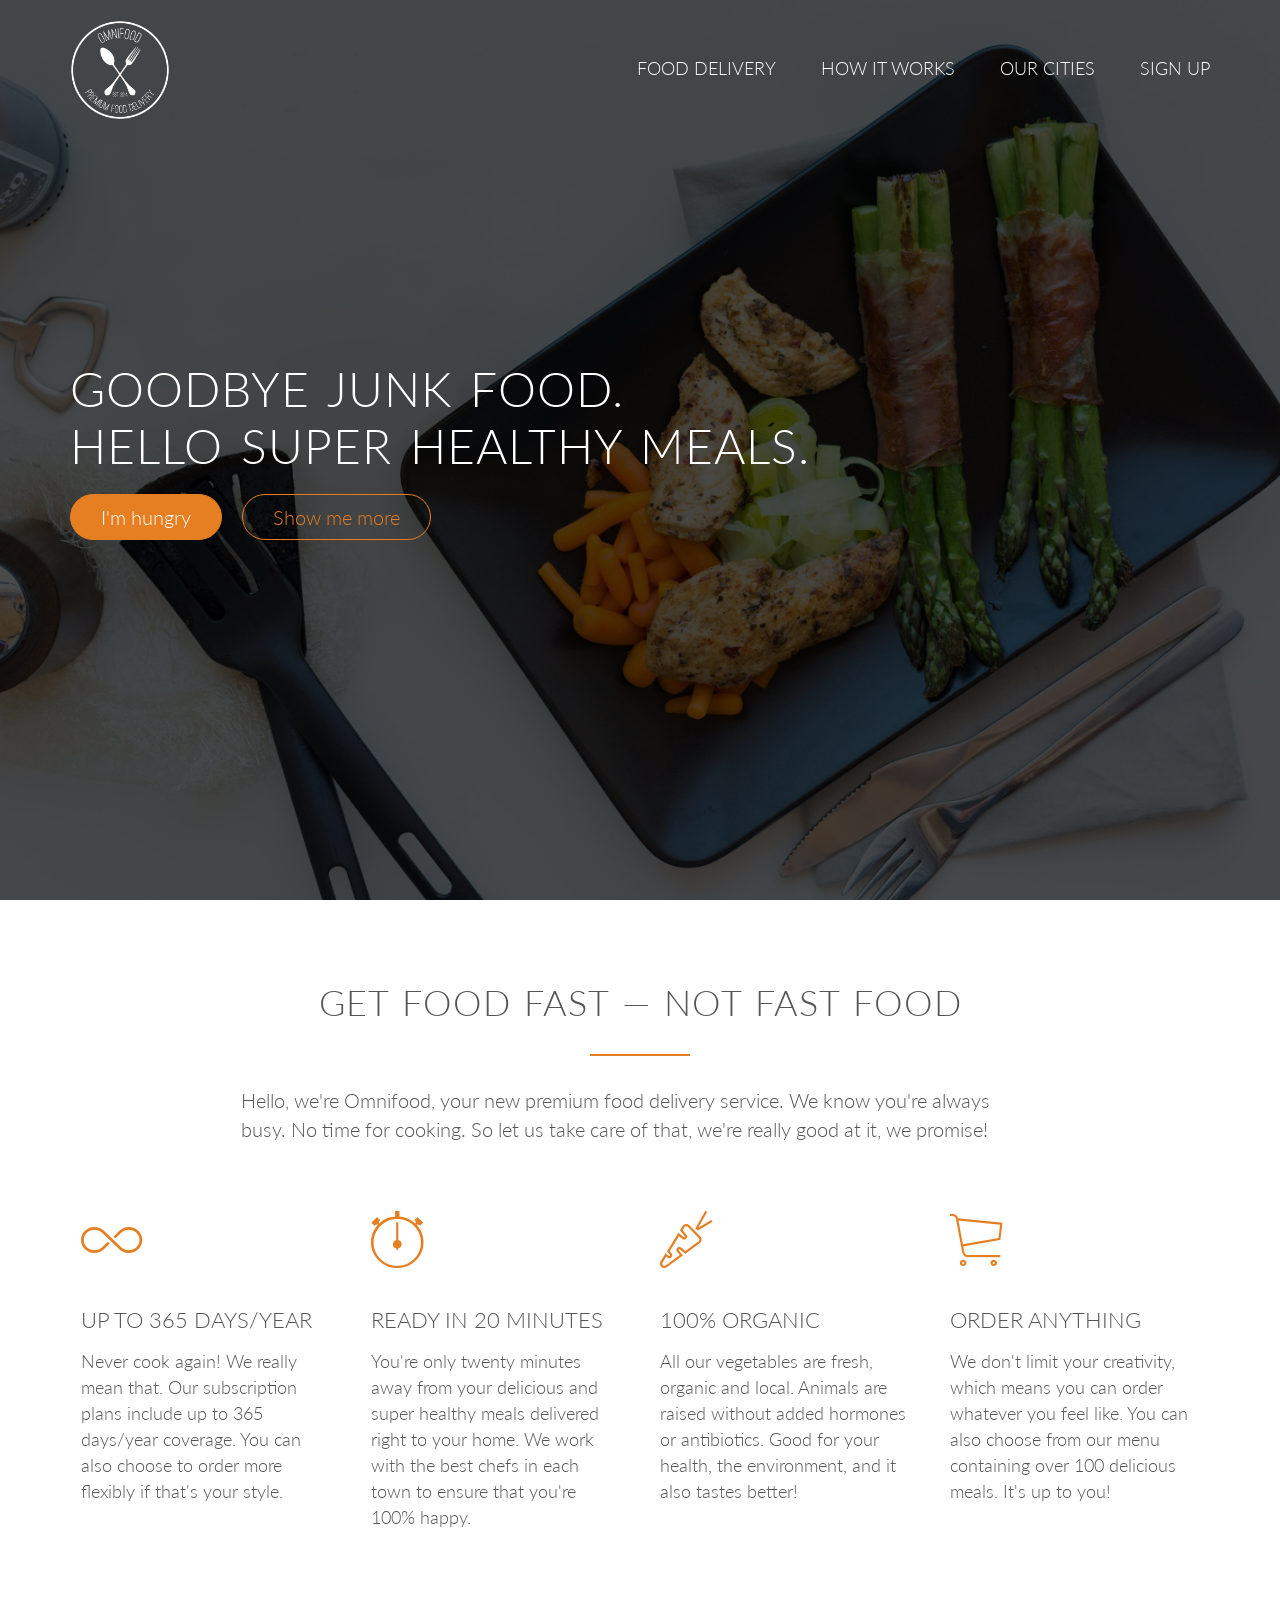
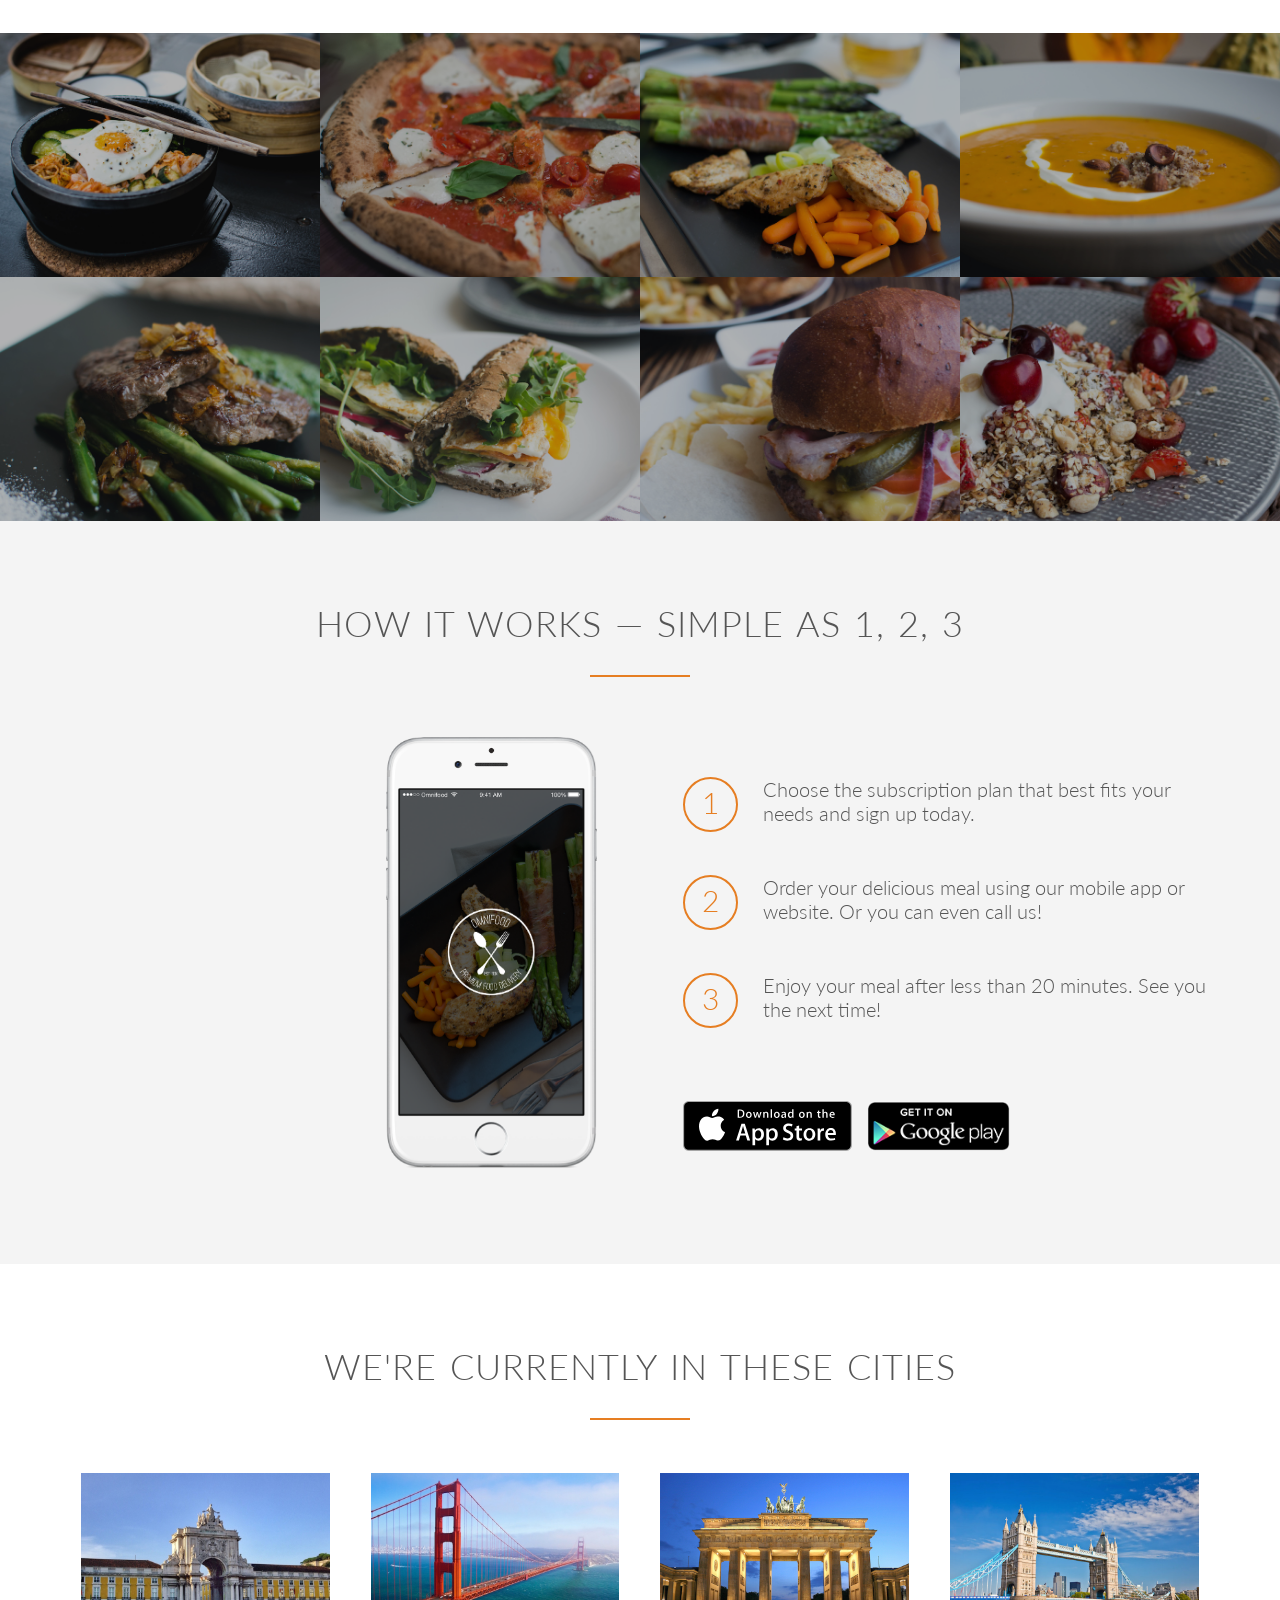
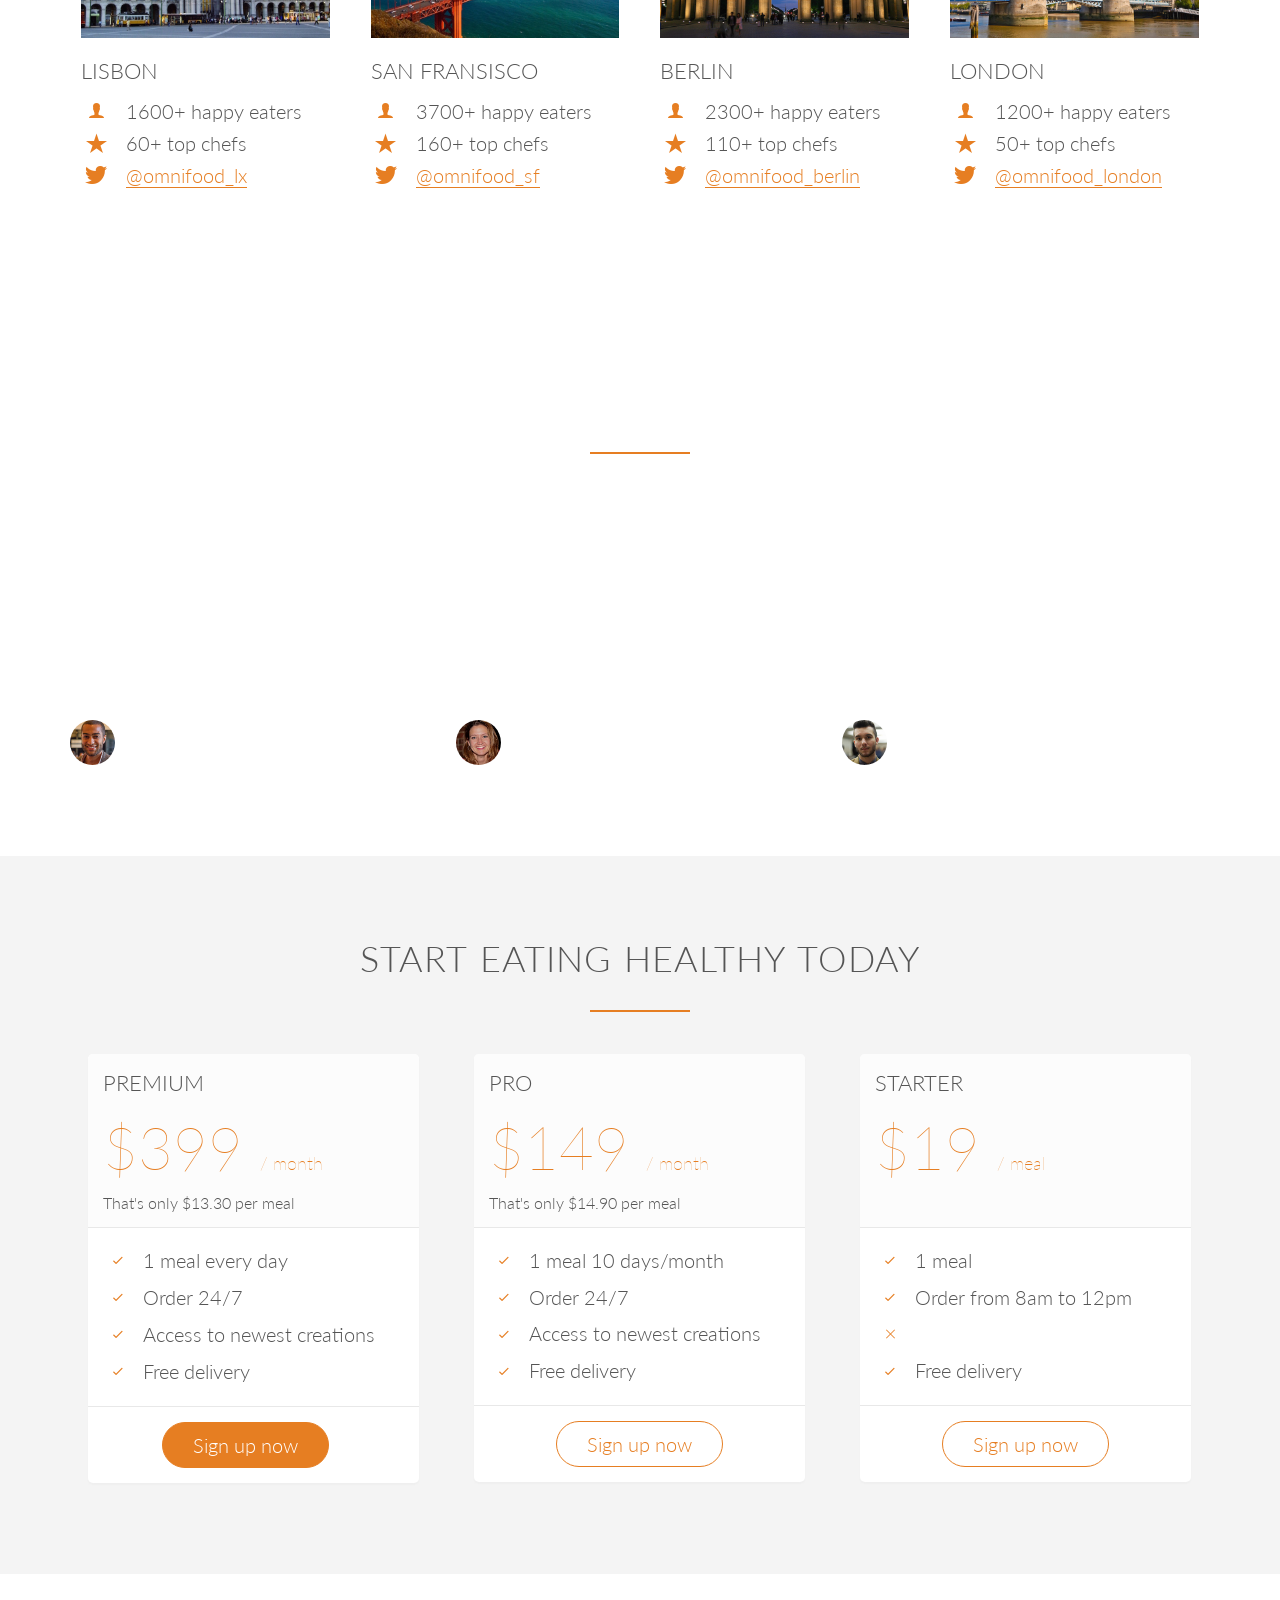
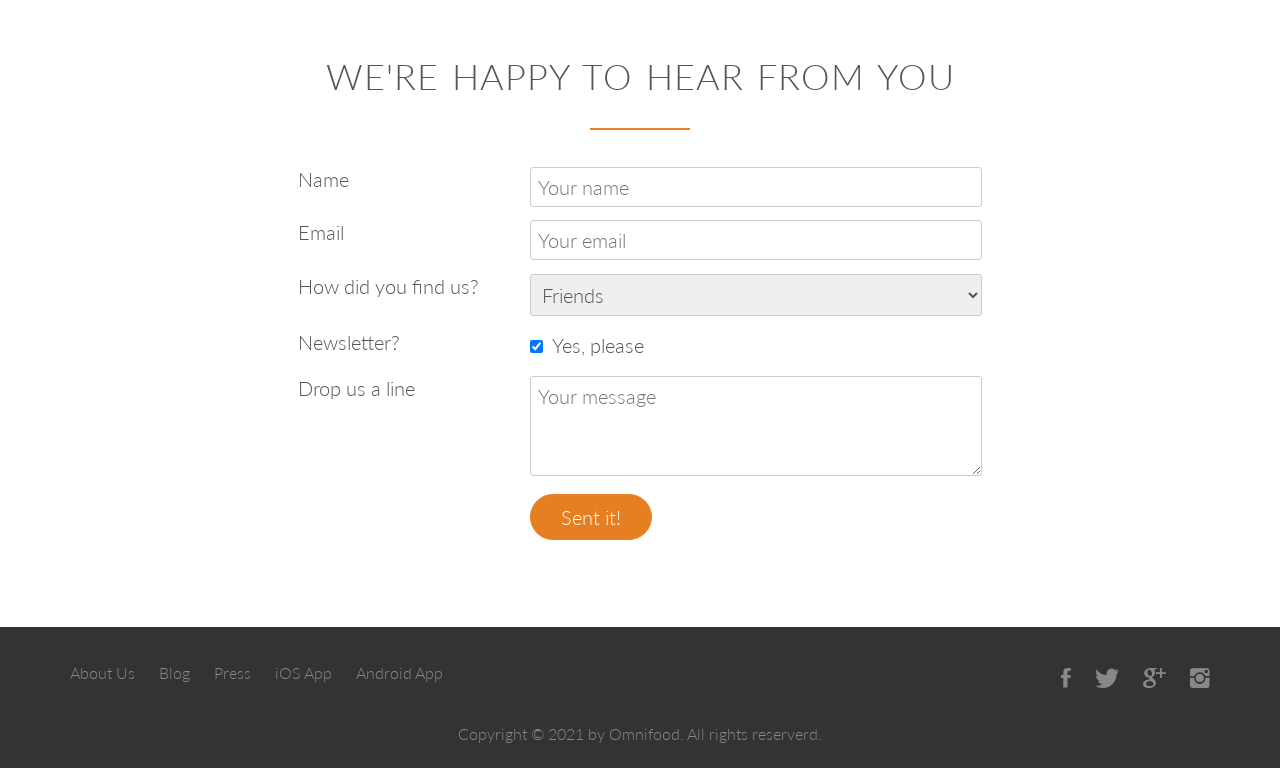
<file: index.html>
<!DOCTYPE html>
<html lang="en">
	<head>
		<meta name="viewport" content="width-device-width, initial-scale=1.0" />
		<link rel="stylesheet" type="text/css" href="vendors/css/normalize.css" />
		<link rel="stylesheet" type="text/css" href="vendors/css/grid.css" />
		<link rel="stylesheet" type="text/css" href="vendors/css/ionicons.min.css" />
		<link rel="stylesheet" type="text/css" href="vendors/css/animate.css" />
		<link rel="stylesheet" type="text/css" href="resources/css/style.css" />
		<link rel="stylesheet" type="text/css" href="resources/css/queries.css" />
		<link rel="stylesheet" type="text/css" href="http://fonts.googleapis.com/css?family=Lato:100,300,400,300italic" />

		<link rel="apple-touch-icon" sizes="180x180" href="resources/favicons/apple-touch-icon.png">
		<link rel="icon" type="image/png" sizes="32x32" href="resources/favicons/favicon-32x32.png">
		<link rel="icon" type="image/png" sizes="16x16" href="resources/favicons/favicon-16x16.png">
		<link rel="manifest" href="resources/favicons/site.webmanifest">
		<link rel="mask-icon" href="resources/favicons/safari-pinned-tab.svg" color="#5bbad5">
		<link rel="shortcut icon" href="resources/favicons/favicon.ico">
		<meta name="msapplication-TileColor" content="#da532c">
		<meta name="msapplication-config" content="resources/favicons/browserconfig.xml">
		<meta name="theme-color" content="#ffffff">

		<title>Omnifood</title>
	</head>
	<body>
		<header>
			<nav>
				<div class="row">
					<img class="logo" src="resources/images/logo-white.png" alt="Omnifood Logo" />
					<img class="logo-black" src="resources/images/logo-black.png" alt="Omnifood Logo" />
					<ul class="main-nav js--main-nav">
						<li>
							<a href="#features">Food delivery</a>
						</li>
						<li>
							<a href="#works">How it works</a>
						</li>
						<li>
							<a href="#cities">Our cities</a>
						</li>
						<li>
							<a href="#plans">Sign up</a>
						</li>
					</ul>
					<a class="mobile-nav-icon js--nav-icon"><i class="ion-navicon-round"></i></a>
				</div>
			</nav>
			<div class="hero-text-box">
				<h1>Goodbye junk food.<br />Hello super healthy meals.</h1>
				<a class="btn btn-full js--scroll-to-plans" href="#">I'm hungry</a>
				<a class="btn btn-ghost js--scroll-to-start" href="#">Show me more</a>
			</div>
		</header>
		<section class="section-features js--section-features" id="features">
			<div class="row">
				<h2>Get food fast &mdash; not fast food</h2>
				<p class="long-copy">Hello, we're Omnifood, your new premium food delivery service. We know you're always busy. No time for cooking. So let us take care of that, we're really good at it, we promise!</p>
			</div>
			<div class="row js--wp-1">
				<div class="col span-1-of-4 box">
					<i class="ion-ios-infinite-outline icon-big"></i>
					<h3>Up to 365 days/year</h3>
					<p>Never cook again! We really mean that. Our subscription plans include up to 365 days/year coverage. You can also choose to order more flexibly if that's your style.</p>
				</div>
				<div class="col span-1-of-4 box">
					<i class="ion-ios-stopwatch-outline icon-big"></i>
					<h3>Ready in 20 minutes</h3>
					<p>You're only twenty minutes away from your delicious and super healthy meals delivered right to your home. We work with the best chefs in each town to ensure that you're 100% happy.</p>
				</div>
				<div class="col span-1-of-4 box">
					<i class="ion-ios-nutrition-outline icon-big"></i>
					<h3>100% organic</h3>
					<p>All our vegetables are fresh, organic and local. Animals are raised without added hormones or antibiotics. Good for your health, the environment, and it also tastes better!</p>
				</div>
				<div class="col span-1-of-4 box">
					<i class="ion-ios-cart-outline icon-big"></i>
					<h3>Order anything</h3>
					<p>We don't limit your creativity, which means you can order whatever you feel like. You can also choose from our menu containing over 100 delicious meals. It's up to you!</div>
				</div>
			</div>
		</section>
		<section class="section-meals">
			<ul class="meals-showcase clearfix">
				<li>
					<figure class="meal-photo">
						<img src="resources/images/1.jpg" alt="Korean bibimbap with egg and vegetables" />
					</figure>
				</li>
				<li>
					<figure class="meal-photo">
						<img src="resources/images/2.jpg" alt="Simple italian pizza with cherry tomatoes" />
					</figure>
				</li>
				<li>
					<figure class="meal-photo">
						<img src="resources/images/3.jpg" alt="Chicken breast steak with vegetables" />
					</figure>
				</li>
				<li>
					<figure class="meal-photo">
						<img src="resources/images/4.jpg" alt="Autumn pumpkin soup" />
					</figure>
				</li>
			</ul>
			<ul class="meals-showcase clearfix">
				<li>
					<figure class="meal-photo">
						<img src="resources/images/5.jpg" alt="Paleo beef steak with vegetables" />
					</figure>
				</li>
				<li>
					<figure class="meal-photo">
						<img src="resources/images/6.jpg" alt="Healthy baguette with egg and vegetables" />
					</figure>
				</li>
				<li>
					<figure class="meal-photo">
						<img src="resources/images/7.jpg" alt="Burger with cheddar and bacon" />
					</figure>
				</li>
				<li>
					<figure class="meal-photo">
						<img src="resources/images/8.jpg" alt="Granola with cherries and strawberries" />
					</figure>
				</li>
			</ul>
		</section>
		<section class="section-steps" id="works">
			<div class="row">
				<h2>How it works &mdash; Simple as 1, 2, 3</h2>
			</div>
			<div class="row">
				<div class="col span-1-of-2 steps-box">
					<img src="resources/images/app-iPhone.png" alt="Omnifood app on iPhone" class="app-screen js--wp-2" />
				</div>
				<div class="col span-1-of-2 steps-box">
					<div class="works-step">
						<div >1</div>
						<p>Choose the subscription plan that best fits your needs and sign up today.</p>
					</div>
					<div class="works-step">
						<div>2</div>
						<p>Order your delicious meal using our mobile app or website. Or you can even call us!</p>
					</div>
					<div class="works-step">
						<div>3</div>
						<p>Enjoy your meal after less than 20 minutes. See you the next time!</p>
					</div>
					<a href="#" class="btn-app"><img src="resources/images/download-app.svg" alt="App Store Button" /></a>
					<a href="#" class="btn-app"><img src="resources/images/download-app-android.png" alt="Play Store Button" /></a>
				</div>
			</div>
		</section>
		<section class="section-cities" id="cities">
			<div class="row">
				<h2>We're currently in these cities</h2>
			</div>
			<div class="row js--wp-3">
				<div class="col span-1-of-4 box">
					<img src="resources/images/lisbon-3.jpg" alt="Lisbon" />
					<h3>Lisbon</h3>
					<div class="city-feature">
						<i class="ion-ios-person icon-small"></i>
						1600+ happy eaters
					</div>
					<div class="city-feature">
						<i class="ion-ios-star icon-small"></i>
						60+ top chefs
					</div>
					<div class="city-feature">
						<i class="ion-social-twitter icon-small"></i>
						<a href="#">@omnifood_lx</a>
					</div>
				</div>
				<div class="col span-1-of-4 box">
					<img src="resources/images/san-francisco.jpg" alt="San Fransisco" />
					<h3>San Fransisco</h3>
					<div class="city-feature">
						<i class="ion-ios-person icon-small"></i>
						3700+ happy eaters
					</div>
					<div class="city-feature">
						<i class="ion-ios-star icon-small"></i>
						160+ top chefs
					</div>
					<div class="city-feature">
						<i class="ion-social-twitter icon-small"></i>
						<a href="#">@omnifood_sf</a>
					</div>
				</div>
				<div class="col span-1-of-4 box">
					<img src="resources/images/berlin.jpg" alt="Berlin" />
					<h3>Berlin</h3>
					<div class="city-feature">
						<i class="ion-ios-person icon-small"></i>
						2300+ happy eaters
					</div>
					<div class="city-feature">
						<i class="ion-ios-star icon-small"></i>
						110+ top chefs
					</div>
					<div class="city-feature">
						<i class="ion-social-twitter icon-small"></i>
						<a href="#">@omnifood_berlin</a>
					</div>
				</div>
				<div class="col span-1-of-4 box">
					<img src="resources/images/london.jpg" alt="London" />
					<h3>London</h3>
					<div class="city-feature">
						<i class="ion-ios-person icon-small"></i>
						1200+ happy eaters
					</div>
					<div class="city-feature">
						<i class="ion-ios-star icon-small"></i>
						50+ top chefs
					</div>
					<div class="city-feature">
						<i class="ion-social-twitter icon-small"></i>
						<a href="#">@omnifood_london</a>
					</div>
				</div>
			</div>
		</section>
		<section class="section-testimonials">
			<div class="row">
				<h2> Our customers can't live without us</h2>
			</div>
			<div class="row">
				<div class="col span-1-of-3">
					<blockquote>Omnifood is just awesome! I just launched a startup which leaves me with no time for cooking, so Omnifood is a life-saver. Now that I got used to it, I couldn't live without my daily meals!</blockquote>
					<cite><img src="resources/images/customer-1.jpg" alt="customer 1" />Alberto Duncan</cite>
				</div>
				<div class="col span-1-of-3">
					<blockquote>Inexpensive, healthy and great-tasting meals, delivered right to my home. We have lots of food delivery here in Lisbon, but no one comes even close to Omifood. Me and my family are so in love!</blockquote>
					<cite><img src="resources/images/customer-2.jpg" alt="customer 2" />Joana Silva</cite>
				</div>
				<div class="col span-1-of-3">
					<blockquote>I was looking for a quick and easy food delivery service in San Franciso. I tried a lot of them and ended up with Omnifood. Best food delivery service in the Bay Area. Keep up the great work!</blockquote>
					<cite><img src="resources/images/customer-3.jpg" alt="customer 3" />Milton Chapman</cite>
				</div>
			</div>
		</section>
		<section class="section-plans js--section-plans" id="plans">
			<div class="row">
				<h2>Start eating healthy today</h2>
			</div>
			<div class="row">
				<div class="col span-1-of-3">
					<div class="plan-box js--wp-4">
						<div>
							<h3>Premium</h3>
							<p class="plan-price">$399 <span>/ month</span></p>
							<p class="plan-price-meal">That's only $13.30 per meal</p>
						</div>
						<div>
							<ul>
								<li><i class="ion-ios-checkmark-empty icon-small"></i>1 meal every day</li>
								<li><i class="ion-ios-checkmark-empty icon-small"></i>Order 24/7</li>
								<li><i class="ion-ios-checkmark-empty icon-small"></i>Access to newest creations</li>
								<li><i class="ion-ios-checkmark-empty icon-small"></i>Free delivery</li>
							</ul>
						</div>
						<div>
							<a href="#" class="btn btn-full">Sign up now</a>
						</div>
					</div>
				</div>
				<div class="col span-1-of-3">
					<div class="plan-box">
						<div>
							<h3>Pro</h3>
							<p class="plan-price">$149 <span>/ month</span></p>
							<p class="plan-price-meal">That's only $14.90 per meal</p>
						</div>
						<div>
							<ul>
								<li><i class="ion-ios-checkmark-empty icon-small"></i>1 meal 10 days/month</li>
								<li><i class="ion-ios-checkmark-empty icon-small"></i>Order 24/7</li>
								<li><i class="ion-ios-checkmark-empty icon-small"></i>Access to newest creations</li>
								<li><i class="ion-ios-checkmark-empty icon-small"></i>Free delivery</li>
							</ul>
						</div>
						<div>
							<a href="#" class="btn btn-ghost">Sign up now</a>
						</div>
					</div>
				</div>
				<div class="col span-1-of-3">
					<div class="plan-box">
						<div>
							<h3>Starter</h3>
							<p class="plan-price">$19 <span>/ meal</span></p>
							<p class="plan-price-meal">&nbsp;</p>
						</div>
						<div>
							<ul>
								<li><i class="ion-ios-checkmark-empty icon-small"></i>1 meal</li>
								<li><i class="ion-ios-checkmark-empty icon-small"></i>Order from 8am to 12pm</li>
								<li><i class="ion-ios-close-empty icon-small"></i></li>
								<li><i class="ion-ios-checkmark-empty icon-small"></i>Free delivery</li>
							</ul>
						</div>
						<div>
							<a href="#" class="btn btn-ghost">Sign up now</a>
						</div>
					</div>
				</div>
			</div>
		</section>
		<section class="section-form">
			<div class="row">
				<h2>We're happy to hear from you</h2>
			</div>
			<div class="row">
				<form method="post" action="#" class="contact-form">
					<div class="row">
						<div class="col span-1-of-3">
							<label for="name">Name</label>
						</div>
						<div class="col span-2-of-3">
							<input type="text" name="name" id="name" placeholder="Your name" required />
						</div>
					</div>
					<div class="row">
						<div class="col span-1-of-3">
							<label for="email">Email</label>
						</div>
						<div class="col span-2-of-3">
							<input type="email" name="email" id="email" placeholder="Your email" required />
						</div>
					</div>
					<div class="row">
						<div class="col span-1-of-3">
							<label for="find-us">How did you find us?</label>
						</div>
						<div class="col span-2-of-3">
							<select name="find-us" id="find-us">
								<option value="friends">Friends</option>
								<option value="search">Search engine</option>
								<option value="advertisement">Advertisement</option>
								<option value="other">Other</option>
							</select>
						</div>
					</div>
					<div class="row">
						<div class="col span-1-of-3">
							<label>Newsletter?</label>
						</div>
						<div class="col span-2-of-3">
							<input type="checkbox" name="newletter" id="newsletter" checked /> Yes, please
						</div>
					</div>
					<div class="row">
						<div class="col span-1-of-3">
							<label>Drop us a line</label>
						</div>
						<div class="col span-2-of-3">
							<textarea name="message" placeholder="Your message" ></textarea>
						</div>
					</div>
					<div class="row">
						<div class="col span-1-of-3">
							<label>&nbsp;</label>
						</div>
						<div class="col span-2-of-3">
							<input type="submit" value="Sent it!" />
						</div>
					</div>
				</form>
			</div>
		</section>
		<footer>
			<div class="row">
				<div class="col span-1-of-2">
					<ul class="footer-nav">
						<li><a href="#">About Us</a></li>
						<li><a href="#">Blog</a></li>
						<li><a href="#">Press</a></li>
						<li><a href="#">iOS App</a></li>
						<li><a href="#">Android App</a></li>
					</ul>
				</div>
				<div class="col span-1-of-2">
					<ul class="social-links">
						<li><a href="#"><i class="ion-social-facebook"></i></a></li>
						<li><a href="#"><i class="ion-social-twitter"></i></a></li>
						<li><a href="#"><i class="ion-social-googleplus"></i></a></li>
						<li><a href="#"><i class="ion-social-instagram"></i></a></li>
					</ul>
				</div>
			</div>
			<div class="row">
				<p>Copyright &copy; 2021 by Omnifood.  All rights reserverd.</p>
			</div>
		</footer>
		<script src="https://ajax.googleapis.com/ajax/libs/jquery/1.11.2/jquery.min.js"></script>
  		<script src="vendors/js/jquery.waypoints.min.js"></script>
		<script src="resources/js/scripts.js"></script>
	</body>
</html>
</file>
<file: vendors/css/grid.css>
/*  SECTIONS  ============================================================================= */

.section {
	clear: both;
	padding: 0px;
	margin: 0px;
}

/*  GROUPING  ============================================================================= */

.row {
    zoom: 1; /* For IE 6/7 (trigger hasLayout) */
}

.row:before,
.row:after {
    content:"";
    display:table;
}
.row:after {
    clear:both;
}

/*  GRID COLUMN SETUP   ==================================================================== */

.col {
	display: block;
	float:left;
	margin: 1% 0 1% 1.6%;
}

.col:first-child { margin-left: 0; } /* all browsers except IE6 and lower */


/*  REMOVE MARGINS AS ALL GO FULL WIDTH AT 480 PIXELS */

@media only screen and (max-width: 480px) {
	.col { 
		/*margin: 1% 0 1% 0%;*/
        margin: 0;
	}
}


/*  GRID OF TWO   ============================================================================= */


.span-2-of-2 {
	width: 100%;
}

.span-1-of-2 {
	width: 49.2%;
}

/*  GO FULL WIDTH AT LESS THAN 480 PIXELS */

@media only screen and (max-width: 480px) {
	.span-2-of-2 {
		width: 100%; 
	}
	.span-1-of-2 {
		width: 100%; 
	}
}


/*  GRID OF THREE   ============================================================================= */

	
.span-3-of-3 {
	width: 100%; 
}

.span-2-of-3 {
	width: 66.13%; 
}

.span-1-of-3 {
	width: 32.26%; 
}


/*  GO FULL WIDTH AT LESS THAN 480 PIXELS */

@media only screen and (max-width: 480px) {
	.span-3-of-3 {
		width: 100%; 
	}
	.span-2-of-3 {
		width: 100%; 
	}
	.span-1-of-3 {
		width: 100%;
	}
}

/*  GRID OF FOUR   ============================================================================= */

	
.span-4-of-4 {
	width: 100%; 
}

.span-3-of-4 {
	width: 74.6%; 
}

.span-2-of-4 {
	width: 49.2%; 
}

.span-1-of-4 {
	width: 23.8%; 
}


/*  GO FULL WIDTH AT LESS THAN 480 PIXELS */

@media only screen and (max-width: 480px) {
	.span-4-of-4 {
		width: 100%; 
	}
	.span-3-of-4 {
		width: 100%; 
	}
	.span-2-of-4 {
		width: 100%; 
	}
	.span-1-of-4 {
		width: 100%; 
	}
}


/*  GRID OF FIVE   ============================================================================= */

	
.span-5-of-5 {
	width: 100%;
}

.span-4-of-5 {
  	width: 79.68%; 
}

.span-3-of-5 {
  	width: 59.36%; 
}

.span-2-of-5 {
  	width: 39.04%;
}

.span-1-of-5 {
  	width: 18.72%;
}


/*  GO FULL WIDTH AT LESS THAN 480 PIXELS */

@media only screen and (max-width: 480px) {
	.span-5-of-5 {
		width: 100%; 
	}
	.span-4-of-5 {
		width: 100%; 
	}
	.span-3-of-5 {
		width: 100%; 
	}
	.span-2-of-5 {
		width: 100%; 
	}
	.span-1-of-5 {
		width: 100%; 
	}
}


/*  GRID OF SIX   ============================================================================= */


.span-6-of-6 {
	width: 100%;
}

.span-5-of-6 {
  	width: 83.06%;
}

.span-4-of-6 {
  	width: 66.13%;
}

.span-3-of-6 {
  	width: 49.2%;
}

.span-2-of-6 {
  	width: 32.26%;
}

.span-1-of-6 {
  	width: 15.33%;
}


/*  GO FULL WIDTH AT LESS THAN 480 PIXELS */

@media only screen and (max-width: 480px) {
	.span-6-of-6 {
		width: 100%; 
	}
	.span-5-of-6 {
		width: 100%; 
	}
	.span-4-of-6 {
		width: 100%; 
	}
	.span-3-of-6 {
		width: 100%; 
	}
	.span-2-of-6 {
		width: 100%; 
	}
	.span-1-of-6 {
		width: 100%; 
	}
}



/*  GRID OF SEVEN   ============================================================================= */


.span-7-of-7 {
	width: 100%;
}

.span-6-of-7 {
	width: 85.48%;
}

.span-5-of-7 {
  	width: 70.97%;
}

.span-4-of-7 {
  	width: 56.45%;
}

.span-3-of-7 {
  	width: 41.94%;
}

.span-2-of-7 {
  	width: 27.42%;
}

.span-1-of-7 {
  	width: 12.91%;
}


/*  GO FULL WIDTH AT LESS THAN 480 PIXELS */

@media only screen and (max-width: 480px) {
	.span-7-of-7 {
		width: 100%; 
	}
	.span-6-of-7 {
		width: 100%; 
	}
	.span-5-of-7 {
		width: 100%; 
	}
	.span-4-of-7 {
		width: 100%; 
	}
	.span-3-of-7 {
		width: 100%; 
	}
	.span-2-of-7 {
		width: 100%; 
	}
	.span-1-of-7 {
		width: 100%; 
	}
}


/*  GRID OF EIGHT   ============================================================================= */

	
.span-8-of-8 {
	width: 100%;
}

.span-7-of-8 {
	width: 87.3%; 
}

.span-6-of-8 {
	width: 74.6%; 
}

.span-5-of-8 {
	width: 61.9%; 
}

.span-4-of-8 {
	width: 49.2%; 
}

.span-3-of-8 {
	width: 36.5%;
}

.span-2-of-8 {
	width: 23.8%; 
}

.span-1-of-8 {
	width: 11.1%; 
}


/*  GO FULL WIDTH AT LESS THAN 480 PIXELS */

@media only screen and (max-width: 480px) {
	.span-8-of-8 {
		width: 100%; 
	}
	.span-7-of-8 {
		width: 100%; 
	}
	.span-6-of-8 {
		width: 100%; 
	}
	.span-5-of-8 {
		width: 100%; 
	}
	.span-4-of-8 {
		width: 100%; 
	}
	.span-3-of-8 {
		width: 100%; 
	}
	.span-2-of-8 {
		width: 100%; 
	}
	.span-1-of-8 {
		width: 100%; 
	}
}


/*  GRID OF NINE   ============================================================================= */


.span-9-of-9 {
	width: 100%;
}

.span-8-of-9 {
	width: 88.71%;
}

.span-7-of-9 {
	width: 77.42%; 
}

.span-6-of-9 {
	width: 66.13%; 
}

.span-5-of-9 {
	width: 54.84%; 
}

.span-4-of-9 {
	width: 43.55%; 
}

.span-3-of-9 {
	width: 32.26%;
}

.span-2-of-9 {
	width: 20.97%; 
}

.span-1-of-9 {
	width: 9.68%; 
}


/*  GO FULL WIDTH AT LESS THAN 480 PIXELS */

@media only screen and (max-width: 480px) {
	.span-9-of-9 {
		width: 100%; 
	}
	.span-8-of-9 {
		width: 100%; 
	}
	.span-7-of-9 {
		width: 100%; 
	}
	.span-6-of-9 {
		width: 100%; 
	}
	.span-5-of-9 {
		width: 100%; 
	}
	.span-4-of-9 {
		width: 100%; 
	}
	.span-3-of-9 {
		width: 100%; 
	}
	.span-2-of-9 {
		width: 100%; 
	}
	.span-1-of-9 {
		width: 100%; 
	}
}


/*  GRID OF TEN   ============================================================================= */


.span-10-of-10 {
	width: 100%;
}

.span-9-of-10 {
	width: 89.84%;
}

.span-8-of-10 {
	width: 79.68%;
}

.span-7-of-10 {
	width: 69.52%; 
}

.span-6-of-10 {
	width: 59.36%; 
}

.span-5-of-10 {
	width: 49.2%; 
}

.span-4-of-10 {
	width: 39.04%; 
}

.span-3-of-10 {
	width: 28.88%;
}

.span-2-of-10 {
	width: 18.72%; 
}

.span-1-of-10 {
	width: 8.56%; 
}


/*  GO FULL WIDTH AT LESS THAN 480 PIXELS */

@media only screen and (max-width: 480px) {
	.span-10-of-10 {
		width: 100%; 
	}
	.span-9-of-10 {
		width: 100%; 
	}
	.span-8-of-10 {
		width: 100%; 
	}
	.span-7-of-10 {
		width: 100%; 
	}
	.span-6-of-10 {
		width: 100%; 
	}
	.span-5-of-10 {
		width: 100%; 
	}
	.span-4-of-10 {
		width: 100%; 
	}
	.span-3-of-10 {
		width: 100%; 
	}
	.span-2-of-10 {
		width: 100%; 
	}
	.span-1-of-10 {
		width: 100%; 
	}
}


/*  GRID OF ELEVEN   ============================================================================= */

.span-11-of-11 {
	width: 100%;
}

.span-10-of-11 {
	width: 90.76%;
}

.span-9-of-11 {
	width: 81.52%;
}

.span-8-of-11 {
	width: 72.29%;
}

.span-7-of-11 {
	width: 63.05%; 
}

.span-6-of-11 {
	width: 53.81%; 
}

.span-5-of-11 {
	width: 44.58%; 
}

.span-4-of-11 {
	width: 35.34%; 
}

.span-3-of-11 {
	width: 26.1%;
}

.span-2-of-11 {
	width: 16.87%; 
}

.span-1-of-11 {
	width: 7.63%; 
}


/*  GO FULL WIDTH AT LESS THAN 480 PIXELS */

@media only screen and (max-width: 480px) {
	.span-11-of-11 {
		width: 100%; 
	}
	.span-10-of-11 {
		width: 100%; 
	}
	.span-9-of-11 {
		width: 100%; 
	}
	.span-8-of-11 {
		width: 100%; 
	}
	.span-7-of-11 {
		width: 100%; 
	}
	.span-6-of-11 {
		width: 100%; 
	}
	.span-5-of-11 {
		width: 100%; 
	}
	.span-4-of-11 {
		width: 100%; 
	}
	.span-3-of-11 {
		width: 100%; 
	}
	.span-2-of-11 {
		width: 100%; 
	}
	.span-1-of-11 {
		width: 100%; 
	}
}


/*  GRID OF TWELVE   ============================================================================= */

.span-12-of-12 {
	width: 100%;
}

.span-11-of-12 {
	width: 91.53%;
}

.span-10-of-12 {
	width: 83.06%;
}

.span-9-of-12 {
	width: 74.6%;
}

.span-8-of-12 {
	width: 66.13%;
}

.span-7-of-12 {
	width: 57.66%; 
}

.span-6-of-12 {
	width: 49.2%; 
}

.span-5-of-12 {
	width: 40.73%; 
}

.span-4-of-12 {
	width: 32.26%; 
}

.span-3-of-12 {
	width: 23.8%;
}

.span-2-of-12 {
	width: 15.33%; 
}

.span-1-of-12 {
	width: 6.86%; 
}


/*  GO FULL WIDTH AT LESS THAN 480 PIXELS */

@media only screen and (max-width: 480px) {
	.span-12-of-12 {
		width: 100%; 
	}
	.span-11-of-12 {
		width: 100%; 
	}
	.span-10-of-12 {
		width: 100%; 
	}
	.span-9-of-12 {
		width: 100%; 
	}
	.span-8-of-12 {
		width: 100%; 
	}
	.span-7-of-12 {
		width: 100%; 
	}
	.span-6-of-12 {
		width: 100%; 
	}
	.span-5-of-12 {
		width: 100%; 
	}
	.span-4-of-12 {
		width: 100%; 
	}
	.span-3-of-12 {
		width: 100%; 
	}
	.span-2-of-12 {
		width: 100%; 
	}
	.span-1-of-12 {
		width: 100%; 
	}
}
</file>
<file: resources/css/style.css>
.clearfix {
  zoom: 1;
}

.clearfix:after {
  content: ".";
  clear: both;
  display: block;
  height: 0;
  visibility: hidden;
}

* {
  margin: 0;
  padding: 0;
  -webkit-box-sizing: border-box;
  box-sizing: border-box;
}

*:focus {
  outline: none;
}

html,
body {
  color: #555;
  font-family: "Lato", "Arial", sans-serif;
  font-size: 20px;
  font-weight: 300;
  text-rendering: optimizeLegibility;
  overflow-x: hidden;
}

h1,
h2,
h3 {
  font-weight: 300;
  text-transform: uppercase;
}

h1 {
  margin-top: 0;
  margin-bottom: 20px;
  color: #fff;
  font-size: 240%;
  word-spacing: 4px;
  letter-spacing: 1px;
}

h2 {
  font-size: 180%;
  word-spacing: 2px;
  text-align: center;
  margin-bottom: 30px;
  letter-spacing: 1px;
}

h3 {
  font-size: 110%;
  margin-bottom: 15px;
}

h2:after {
  display: block;
  height: 2px;
  background-color: #e67e22;
  content: " ";
  width: 100px;
  margin: 0 auto;
  margin-top: 30px;
}

.row {
  max-width: 1140px;
  margin: 0 auto;
}

header {
  background-image: -o-linear-gradient(rgba(0, 0, 0, 0.7), rgba(0, 0, 0, 0.7)), url(images/hero-min.jpg);
  background-image: -webkit-gradient(linear, left top, left bottom, from(rgba(0, 0, 0, 0.7)), to(rgba(0, 0, 0, 0.7))),
    url(images/hero-min.jpg);
  background-image: linear-gradient(rgba(0, 0, 0, 0.7), rgba(0, 0, 0, 0.7)), url(images/hero-min.jpg);
  background-size: cover;
  background-position: center;
  height: 100vh;
  background-attachment: fixed;
}

.hero-text-box {
  position: absolute;
  width: 1140px;
  top: 50%;
  left: 50%;
  -webkit-transform: translate(-50%, -50%);
  -ms-transform: translate(-50%, -50%);
  transform: translate(-50%, -50%);
}

.btn:link,
.btn:visited,
input[type="submit"] {
  display: inline-block;
  padding: 10px 30px;
  font-weight: 300;
  text-decoration: none;
  border-radius: 200px;
  -webkit-transition: background-color 1s, border 1s, color 1s;
  -o-transition: background-color 1s, border 1s, color 1s;
  transition: background-color 1s, border 1s, color 1s;
}

.btn-full:link,
.btn-full:visited,
input[type="submit"] {
  background-color: #e67e22;
  border: 1px solid #e67e22;
  color: #fff;
  margin-right: 15px;
}

.btn-ghost:link,
.btn-ghost:visited {
  border: 1px solid #e67e22;
  color: #e67e22;
}

.btn:hover,
.btn:active,
input[type="submit"]:hover,
input[type="submit"]:active {
  background-color: #cf6d17;
}

.btn-full:hover,
.btn-full:active {
  border: 1px solid #cf6d17;
}

.btn-ghost:hover,
.btn-ghost:active {
  border: 1px solid #cf6d17;
  color: #fff;
}

.logo {
  height: 100px;
  width: auto;
  float: left;
  margin-top: 20px;
}

.logo-black {
  display: none;
  height: 50px;
  width: auto;
  float: left;
  margin: 5px 0;
}

.main-nav {
  float: right;
  list-style: none;
  margin-top: 55px;
}

.main-nav li {
  display: inline-block;
  margin-left: 40px;
}

.main-nav li a:link,
.main-nav li a:visited {
  color: #fff;
  text-decoration: none;
  text-transform: uppercase;
  font-size: 90%;
  padding: 8px 0;
  border-bottom: 2px solid transparent;
  -webkit-transition: border-bottom 1s;
  -o-transition: border-bottom 1s;
  transition: border-bottom 1s;
}

.main-nav li a:active,
.main-nav li a:hover {
  border-bottom: 2px solid #e67e22;
}

.sticky {
  position: fixed;
  top: 0;
  left: 0;
  width: 100%;
  background-color: rgba(255, 255, 255, 0.98);
  -webkit-box-shadow: 0 2px 2px #efefef;
  box-shadow: 0 2px 2px #efefef;
  z-index: 9999;
}

.sticky .main-nav {
  margin-top: 18px;
}

.sticky .main-nav li a:link,
.sticky .main-nav li a:visited {
  color: #555;
  padding: 16px 0;
}

.sticky .logo {
  display: none;
}

.sticky .logo-black {
  display: block;
}

section {
  padding: 80px 0;
}

.long-copy {
  line-height: 145%;
  width: 70%;
  margin: 0 auto;
}

.section-features .long-copy {
  margin-bottom: 30px;
}

.box {
  padding: 1%;
}

.box p {
  font-size: 90%;
  line-height: 145%;
}

.icon-big {
  font-size: 350%;
  display: block;
  color: #e67e22;
  margin-bottom: 10%;
}

.meals-showcase {
  list-style: none;
  width: 100%;
}

.meals-showcase li {
  display: block;
  float: left;
  width: 25%;
}

.meal-photo {
  margin: 0;
  width: 100%;
  overflow: hidden;
  background-color: black;
}

.meal-photo img {
  width: 100%;
  height: auto;
  -webkit-transform: scale(1.15);
  -ms-transform: scale(1.15);
  transform: scale(1.15);
  -webkit-transition: opacity 1.5s, -webkit-transform 0.5s;
  transition: opacity 1.5s, -webkit-transform 0.5s;
  -o-transition: transform 0.5s, opacity 1.5s;
  transition: transform 0.5s, opacity 1.5s;
  transition: transform 0.5s, opacity 1.5s, -webkit-transform 0.5s;
  opacity: 0.7;
}

.meal-photo img:hover {
  -webkit-transform: scale(1.03);
  -ms-transform: scale(1.03);
  transform: scale(1.03);
  opacity: 1;
}

.section-meals {
  padding: 0;
}

.section-steps {
  background-color: #f4f4f4;
}

.steps-box:first-child {
  text-align: right;
  padding-right: 3%;
  margin-top: 30px;
}

.steps-box:last-child {
  padding-left: 3%;
  margin-top: 70px;
}

.app-screen {
  width: 40%;
}

.works-step {
  margin-bottom: 50px;
}

.works-step div {
  color: #e67e22;
  border: 2px solid #e67e22;
  /* display: inline-block; */
  border-radius: 50%;
  height: 55px;
  width: 55px;
  text-align: center;
  padding: 5px;
  font-size: 150%;
  margin-right: 25px;
  float: left;
}

.works-step:last-of-type {
  margin-bottom: 80px;
}

.btn-app:link,
.btn-app:visited {
  border: 0;
}

.btn-app img {
  height: 50px;
  width: auto;
  margin-right: 10px;
}

.box img {
  width: 100%;
  height: auto;
  margin-bottom: 15px;
}

.city-feature {
  margin-bottom: 5px;
}

a:link,
a:visited {
  color: #e67e22;
  text-decoration: none;
  border-bottom: 1px solid #e67e22;
  -webkit-transition: border-bottom 0.5s, color 0.5s;
  -o-transition: border-bottom 0.5s, color 0.5s;
  transition: border-bottom 0.5s, color 0.5s;
}

a:hover,
a:active {
  color: #555;
  text-decoration: none;
  border-bottom: 1px solid transparent;
}

.icon-small {
  display: inline-block;
  width: 30px;
  text-align: center;
  color: #e67e22;
  font-size: 120%;
  line-height: 120%;
  vertical-align: middle;
  margin-top: -5px;
  margin-right: 10px;
}

.section-testimonials {
  background-image: -o-linear-gradient(rgba(0, 0, 0, 0.8), rgba(0, 0, 0, 0.8)), url(images/back-customers-min.jpg);
  background-image: -webkit-gradient(linear, left top, left bottom, from(rgba(0, 0, 0, 0.8)), to(rgba(0, 0, 0, 0.8))),
    url(images/back-customers-min.jpg);
  background-image: linear-gradient(rgba(0, 0, 0, 0.8), rgba(0, 0, 0, 0.8)), url(images/back-customers-min.jpg);
  background-size: cover;
  color: #fff;
  background-attachment: fixed;
}

blockquote {
  padding: 2%;
  font-style: italic;
  line-height: 145%;
  position: relative;
  margin-top: 40px;
}

blockquote:before {
  content: "\201C";
  font-size: 500%;
  display: block;
  position: absolute;
  top: 5px;
  left: -3px;
}

cite {
  font-size: 90%;
  margin-top: 25px;
  display: block;
}

cite img {
  height: 45px;
  border-radius: 50%;
  margin-right: 10px;
  vertical-align: middle;
}

.section-plans {
  background-color: #f4f4f4;
}

.plan-box {
  background-color: #fff;
  border-radius: 5px;
  width: 90%;
  margin-left: 5%;
  -webkit-box-shadow: 0 2px 2px #efefef;
  box-shadow: 0 2px 2px #efefef;
}

.plan-box div {
  padding: 15px;
  border-bottom: 1px solid #e8e8e8;
}

.plan-box div:first-child {
  background-color: #fcfcfc;
  border-top-right-radius: 5px;
  border-top-left-radius: 5px;
}

.plan-box div:last-child {
  text-align: center;
  border: 0;
}

.plan-box ul {
  list-style: none;
}

.plan-box ul li {
  padding: 5px 0;
}

.plan-price {
  font-size: 300%;
  font-weight: 100;
  margin-bottom: 10px;
  color: #e67e22;
}

.plan-price span {
  font-size: 30%;
}

.plan-price-meal {
  font-size: 80%;
}

.contact-form {
  width: 60%;
  margin: 0 auto;
}

input[type="text"],
input[type="email"],
select,
textarea {
  width: 100%;
  padding: 7px;
  border-radius: 3px;
  border: 1px solid #ccc;
}

textarea {
  height: 100px;
}

input[type="checkbox"] {
  margin: 10px 5px 10px 0;
}

footer {
  background-color: #333;
  padding: 25px;
  font-size: 80%;
}

footer p {
  color: #888;
  text-align: center;
  margin-top: 20px;
}

.footer-nav {
  list-style: none;
  float: left;
}

.social-links {
  list-style: none;
  float: right;
}

.footer-nav li,
.social-links li {
  display: inline-block;
  margin-right: 20px;
}

.footer-nav li:last-child,
.social-links li:last-child {
  margin-right: 0;
}

.footer-nav li a:link,
.footer-nav li a:visited,
.social-links li a:link,
.social-links li a:visited {
  text-decoration: none;
  border: 0;
  color: #888;
  -webkit-transition: color 0.5s;
  -o-transition: color 0.5s;
  transition: color 0.5s;
}

.footer-nav li a:hover,
.footer-nav li a:active {
  color: #ddd;
}

.social-links li a:link,
.social-links li a:visited {
  font-size: 160%;
}

.ion-social-facebook,
.ion-social-twitter,
.ion-social-googleplus,
.ion-social-instagram {
  -webkit-transition: color 0.5s;
  -o-transition: color 0.5s;
  transition: color 0.5s;
}

.ion-social-facebook:hover {
  color: #3b5998;
}

.ion-social-twitter:hover {
  color: #00aced;
}

.ion-social-googleplus:hover {
  color: #dd4b39;
}

.ion-social-instagram:hover {
  color: #517fa4;
}

.js--wp-1,
.js--wp-2,
.js--wp-3 {
  opacity: 0;
  -webkit-animation-duration: 1s;
  animation-duration: 1s;
}

.js--wp-4 {
  -webkit-animation-duration: 1s;
  animation-duration: 1s;
}

.js--wp-1.animated,
.js--wp-2.animated,
.js--wp-3.animated {
  opacity: 1;
}

.mobile-nav-icon {
  float: right;
  margin-top: 30px;
  cursor: pointer;
  display: none;
}

.mobile-nav-icon i {
  font-size: 200%;
  color: white;
}
</file>
<file: resources/css/queries.css>
@media only screen and (max-width: 1200px) {
  .hero-text-box {
    width: 100%;
    padding: 0 2%;
  }

  .row {
    padding: 0 2%;
  }
}

@media only screen and (max-width: 1023px) {
  body {
    font-size: 18px;
  }
  section {
    padding: 60px 0;
  }

  .long-copy {
    width: 80%;
    margin-left: 10%;
  }

  .steps-box {
    margin-top: 10px;
  }
  .steps-box:last-child {
    margin-top: 10px;
  }
  .works-steps {
    margin-bottom: 40px;
  }
  .works-step:last-of-type {
    margin-bottom: 60px;
  }

  .app-screen {
    width: 50%;
  }

  .icon-small {
    width: 17px;
    margin-right: 5px;
  }

  .city-feature {
    font-size: 90%;
  }

  .plan-box {
    width: 100%;
    margin-left: 0%;
  }

  .plan-price {
    font-size: 250%;
  }
  .contact-form {
    width: 80%;
  }
}

@media only screen and (max-width: 767px) {
  body {
    font-size: 16px;
  }
  section {
    padding: 30px 0;
  }

  .row,
  .hero-text-box {
    padding: 0 4%;
  }
  .col {
    width: 100%;
    margin: 0 0 4% 0;
  }

  .main-nav {
    display: none;
  }

  .mobile-nav-icon {
    display: inline-block;
  }

  .main-nav {
    float: left;
    margin-top: 30px;
    margin-left: 25px;
  }

  .main-nav li {
    display: block;
  }

  .main-nav li a:link,
  .main-nav li a:visited {
    display: block;
    border: 0;
    padding: 10px 0;
    font-size: 100%;
  }

  .sticky .main-nav {
    margin-top: 10px;
  }

  .sticky .main-nav li a:link,
  .sticky .main-nav li a:visited {
    padding: 10px 0;
  }
  .sticky .mobile-nav-icon {
    margin-top: 10px;
  }
  .sticky .mobile-nav-icon i {
    color: #555;
  }

  h1 {
    font-size: 180%;
  }
  h2 {
    font-size: 150%;
  }

  .long-copy {
    width: 100%;
    margin-left: 0%;
  }

  .app-screen {
    width: 40%;
  }
  .steps-box:first-child {
    text-align: center;
  }

  .works-step div {
    height: 40px;
    width: 40px;
    margin-right: 15px;
    padding: 4px;
    font-size: 120%;
  }

  .works-step {
    margin-bottom: 20px;
  }
  .works-step:last-of-type {
    margin-bottom: 20px;
  }
}

@media only screen and (max-width: 480px) {
  section {
    padding: 25px 0;
  }
  .contact-form {
    width: 100%;
  }
}
</file>
